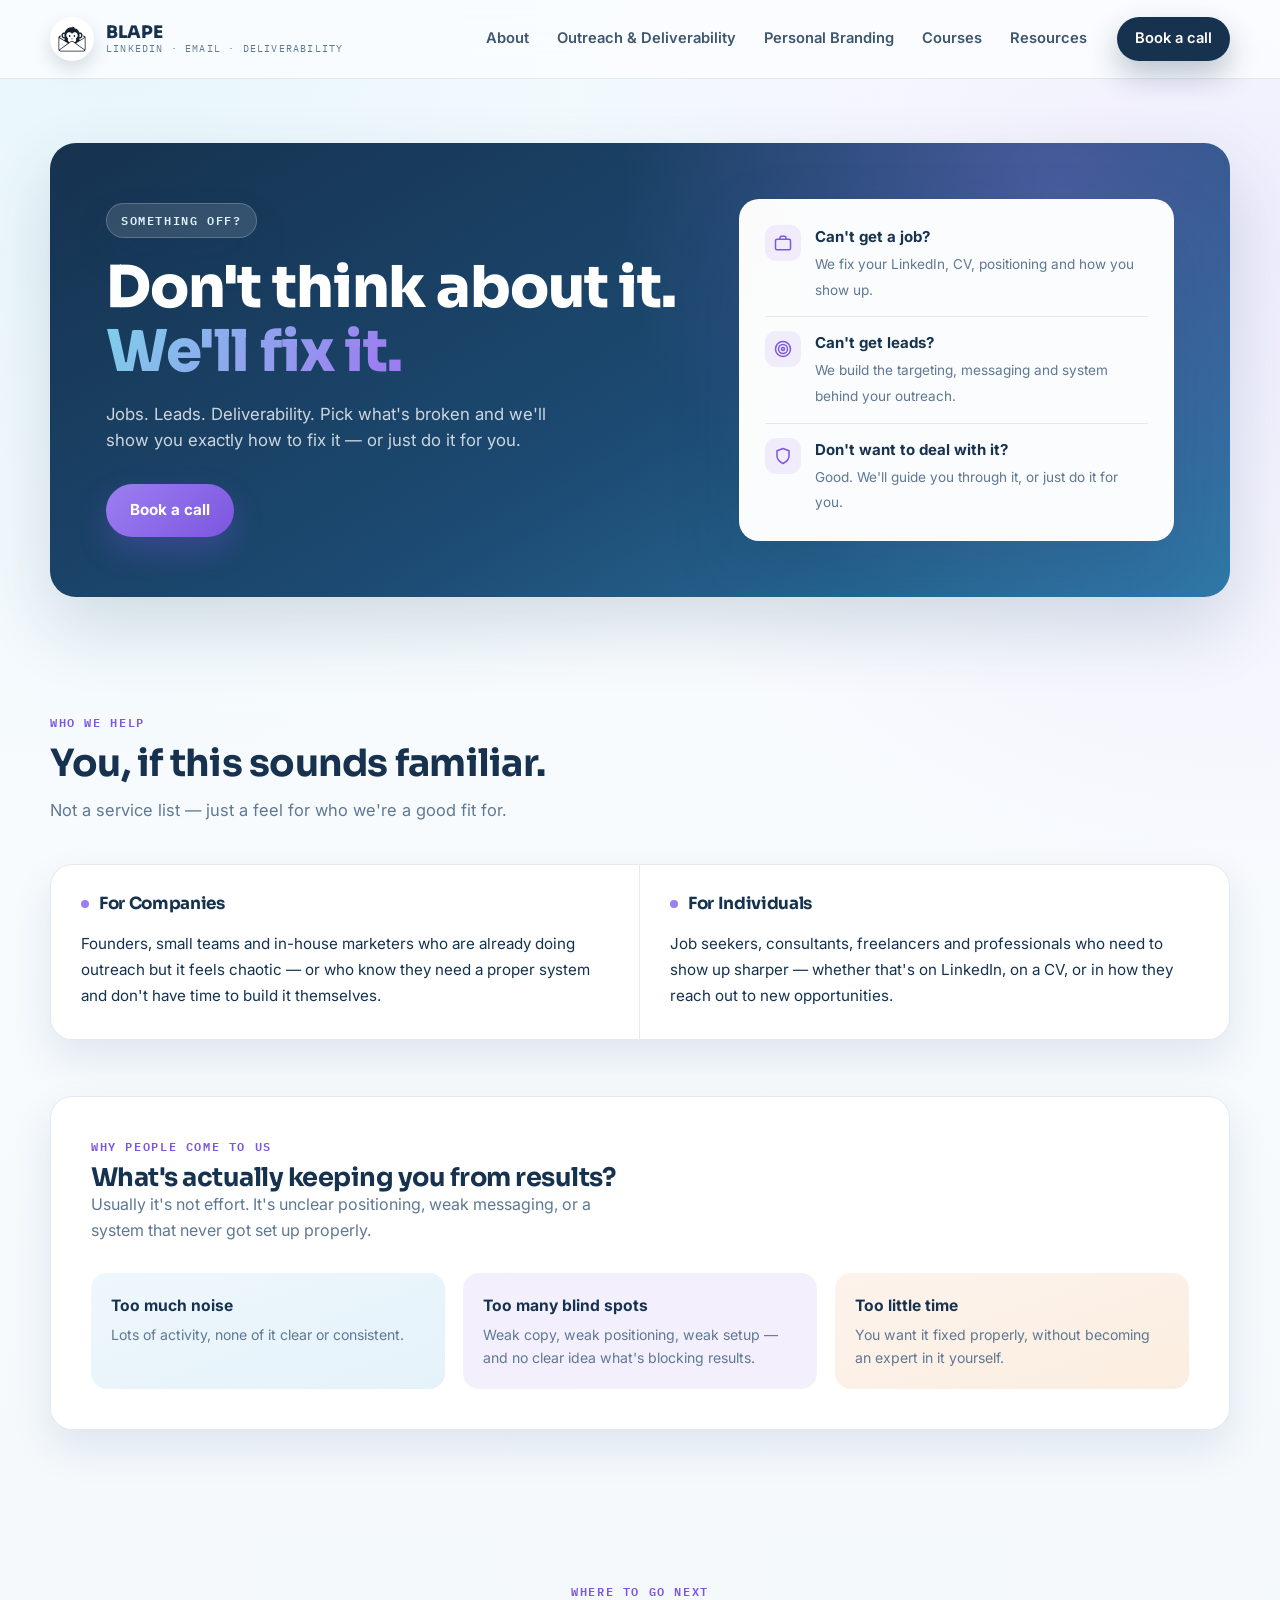
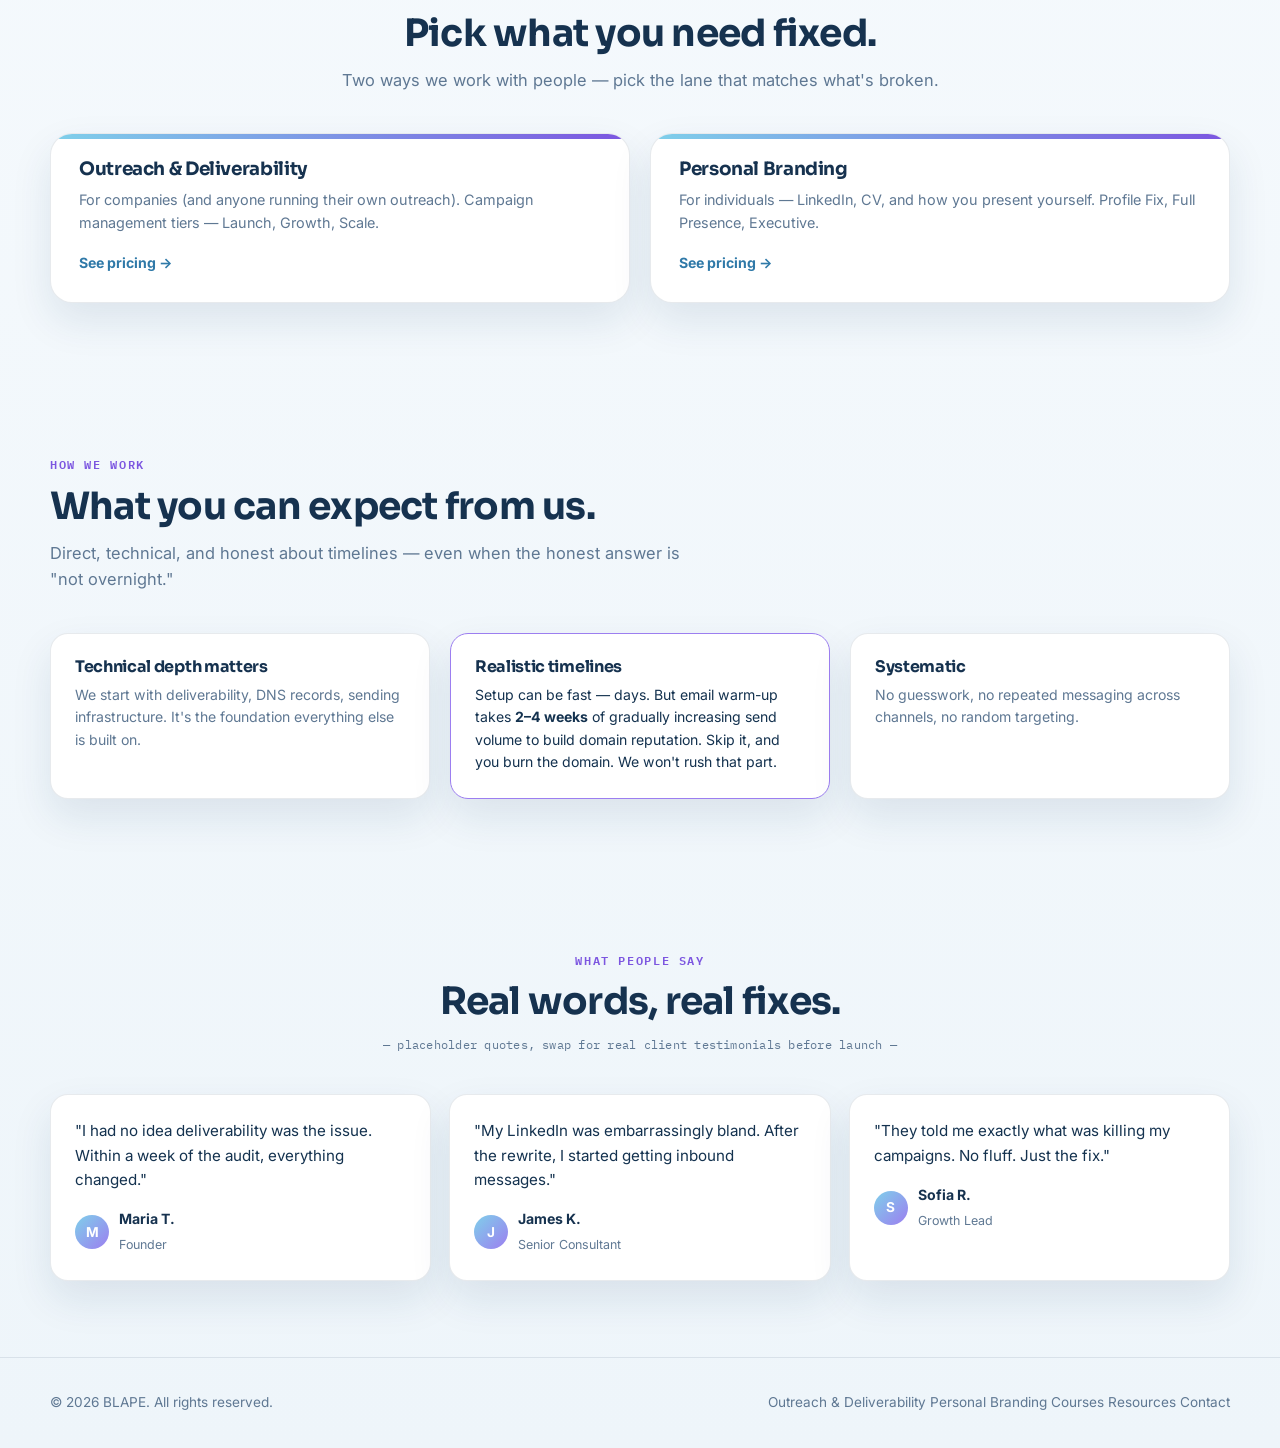
<file: index.html>
<!DOCTYPE html>
<html lang="en">
<head>
<meta charset="UTF-8" />
<meta name="viewport" content="width=device-width, initial-scale=1.0" />
<title>BLAPE — LinkedIn, Email &amp; Deliverability</title>
<meta name="description" content="BLAPE helps companies and individuals fix outreach, deliverability and personal branding. Don't think about it. We'll fix it." />
<link rel="preconnect" href="https://fonts.googleapis.com" />
<link rel="preconnect" href="https://fonts.gstatic.com" crossorigin />
<link href="https://fonts.googleapis.com/css2?family=Inter:wght@400;500;600;700;800&family=Sora:wght@600;700;800&family=IBM+Plex+Mono:wght@500;600&display=swap" rel="stylesheet" />
<link rel="stylesheet" href="assets/styles.css" />
</head>
<body>

<header class="site-header">
  <div class="container header-inner">
    <a href="index.html" class="brand" aria-label="BLAPE home">
      <div class="brand-mark"><img src="blape_email_monkey.svg" alt="BLAPE logo" width="28" height="28" /></div>
      <div class="brand-text">
        <strong>BLAPE</strong>
        <span>LinkedIn · Email · Deliverability</span>
      </div>
    </a>
    <nav class="nav" aria-label="Main navigation">
      <div class="nav-links">
        <a href="index.html#about" class="active">About</a>
        <a href="companies.html">Outreach &amp; Deliverability</a>
        <a href="individuals.html">Personal Branding</a>
        <a href="courses.html">Courses</a>
        <a href="resources.html">Resources</a>
      </div>
      <a href="contact.html" class="btn btn-primary btn-sm" style="color:#ffffff !important">Book a call</a>
      <button class="menu-toggle" aria-label="Menu">
        <svg viewBox="0 0 24 24"><path d="M4 7h16M4 12h16M4 17h16"/></svg>
      </button>
    </nav>
  </div>
</header>

<main>


<section class="hero" id="home">
  <div class="container">
    <div class="hero-shell">
      <div class="hero-grid">
        <div>
          <div class="eyebrow">Something off?</div>
          <h1>Don't think about it.<br /><span class="accent">We'll fix it.</span></h1>
          <p class="hero-kicker">Jobs. Leads. Deliverability. Pick what's broken and we'll show you exactly how to fix it — or just do it for you.</p>
          <div class="hero-actions">
            <a href="contact.html" class="btn btn-accent">Book a call</a>
          </div>
        </div>
        <aside class="hero-card" aria-label="Highlights">
          <div class="hero-point">
            <div class="icon-badge"><svg viewBox="0 0 24 24"><rect x="2" y="7" width="20" height="14" rx="2"/><path d="M16 7V5a2 2 0 0 0-2-2h-4a2 2 0 0 0-2 2v2"/></svg></div>
            <div><b>Can't get a job?</b><span>We fix your LinkedIn, CV, positioning and how you show up.</span></div>
          </div>
          <div class="hero-point">
            <div class="icon-badge"><svg viewBox="0 0 24 24"><circle cx="12" cy="12" r="10"/><circle cx="12" cy="12" r="6"/><circle cx="12" cy="12" r="2"/></svg></div>
            <div><b>Can't get leads?</b><span>We build the targeting, messaging and system behind your outreach.</span></div>
          </div>
          <div class="hero-point">
            <div class="icon-badge"><svg viewBox="0 0 24 24"><path d="M12 22s8-4 8-10V5l-8-3-8 3v7c0 6 8 10 8 10z"/></svg></div>
            <div><b>Don't want to deal with it?</b><span>Good. We'll guide you through it, or just do it for you.</span></div>
          </div>
        </aside>
      </div>
    </div>
  </div>
</section>

<section id="about">
  <div class="container">
    <div class="section-head">
      <span class="section-kicker">Who we help</span>
      <h2>You, if this sounds familiar.</h2>
      <p>Not a service list — just a feel for who we're a good fit for.</p>
    </div>

    <div class="who-table">
      <div class="who-grid">
        <div class="who-col">
          <h4>For Companies</h4>
          <p style="font-size:0.95rem;color:var(--text);line-height:1.7">Founders, small teams and in-house marketers who are already doing outreach but it feels chaotic — or who know they need a proper system and don't have time to build it themselves.</p>
        </div>
        <div class="who-col">
          <h4>For Individuals</h4>
          <p style="font-size:0.95rem;color:var(--text);line-height:1.7">Job seekers, consultants, freelancers and professionals who need to show up sharper — whether that's on LinkedIn, on a CV, or in how they reach out to new opportunities.</p>
        </div>
      </div>
    </div>

    <div class="blockers">
      <div class="blockers-top">
        <div>
          <span class="section-kicker" style="margin-bottom:8px">Why people come to us</span>
          <h2 style="font-size:1.6rem">What's actually keeping you from results?</h2>
          <p>Usually it's not effort. It's unclear positioning, weak messaging, or a system that never got set up properly.</p>
        </div>
      </div>
      <div class="blocker-grid">
        <div class="blocker-card">
          <strong>Too much noise</strong>
          <p>Lots of activity, none of it clear or consistent.</p>
        </div>
        <div class="blocker-card">
          <strong>Too many blind spots</strong>
          <p>Weak copy, weak positioning, weak setup — and no clear idea what's blocking results.</p>
        </div>
        <div class="blocker-card">
          <strong>Too little time</strong>
          <p>You want it fixed properly, without becoming an expert in it yourself.</p>
        </div>
      </div>
    </div>
  </div>
</section>

<section>
  <div class="container">
    <div class="section-head centered" style="max-width:600px">
      <span class="section-kicker">Where to go next</span>
      <h2>Pick what you need fixed.</h2>
      <p>Two ways we work with people — pick the lane that matches what's broken.</p>
    </div>
    <div class="audience-grid">
      <a href="companies.html" class="audience-card">
        <div class="audience-topbar"></div>
        <h3>Outreach &amp; Deliverability</h3>
        <p>For companies (and anyone running their own outreach). Campaign management tiers — Launch, Growth, Scale.</p>
        <span class="go">See pricing →</span>
      </a>
      <a href="individuals.html" class="audience-card">
        <div class="audience-topbar"></div>
        <h3>Personal Branding</h3>
        <p>For individuals — LinkedIn, CV, and how you present yourself. Profile Fix, Full Presence, Executive.</p>
        <span class="go">See pricing →</span>
      </a>
    </div>
  </div>
</section>

<section>
  <div class="container">
    <div class="section-head">
      <span class="section-kicker">How we work</span>
      <h2>What you can expect from us.</h2>
      <p>Direct, technical, and honest about timelines — even when the honest answer is "not overnight."</p>
    </div>
    <div class="how-grid">
      <div class="how-card">
        <h4>Technical depth matters</h4>
        <p>We start with deliverability, DNS records, sending infrastructure. It's the foundation everything else is built on.</p>
      </div>
      <div class="how-card flag">
        <h4>Realistic timelines</h4>
        <p>Setup can be fast — days. But email warm-up takes <strong>2–4 weeks</strong> of gradually increasing send volume to build domain reputation. Skip it, and you burn the domain. We won't rush that part.</p>
      </div>
      <div class="how-card">
        <h4>Systematic</h4>
        <p>No guesswork, no repeated messaging across channels, no random targeting.</p>
      </div>
    </div>
  </div>
</section>

<section>
  <div class="container">
    <div class="section-head centered" style="max-width:520px">
      <span class="section-kicker">What people say</span>
      <h2>Real words, real fixes.</h2>
      <p class="mono" style="font-size:0.75rem;color:var(--muted)">— placeholder quotes, swap for real client testimonials before launch —</p>
    </div>
    <div class="testi-grid">
      <div class="testi-card">
        <blockquote>"I had no idea deliverability was the issue. Within a week of the audit, everything changed."</blockquote>
        <div class="testi-author"><div class="avatar">M</div><div><strong>Maria T.</strong><span>Founder</span></div></div>
      </div>
      <div class="testi-card">
        <blockquote>"My LinkedIn was embarrassingly bland. After the rewrite, I started getting inbound messages."</blockquote>
        <div class="testi-author"><div class="avatar">J</div><div><strong>James K.</strong><span>Senior Consultant</span></div></div>
      </div>
      <div class="testi-card">
        <blockquote>"They told me exactly what was killing my campaigns. No fluff. Just the fix."</blockquote>
        <div class="testi-author"><div class="avatar">S</div><div><strong>Sofia R.</strong><span>Growth Lead</span></div></div>
      </div>
    </div>
  </div>
</section>


</main>

<footer>
  <div class="container footer-inner">
    <span>&copy; 2026 BLAPE. All rights reserved.</span>
    <div class="footer-links">
      <a href="companies.html">Outreach &amp; Deliverability</a>
      <a href="individuals.html">Personal Branding</a>
      <a href="courses.html">Courses</a>
      <a href="resources.html">Resources</a>
      <a href="contact.html">Contact</a>
    </div>
  </div>
</footer>
<script>
document.querySelectorAll('a[href^="#"]').forEach(function(a){
  a.addEventListener('click', function(e){
    var id=this.getAttribute('href');
    if(id.length>1){
      var el=document.querySelector(id);
      if(el){e.preventDefault();el.scrollIntoView({behavior:'smooth',block:'start'});}
    }
  });
});
document.querySelector('.menu-toggle')?.addEventListener('click', function(){
  document.querySelector('.nav-links').classList.toggle('mobile-open');
});
</script>
</body>
</html>
</file>
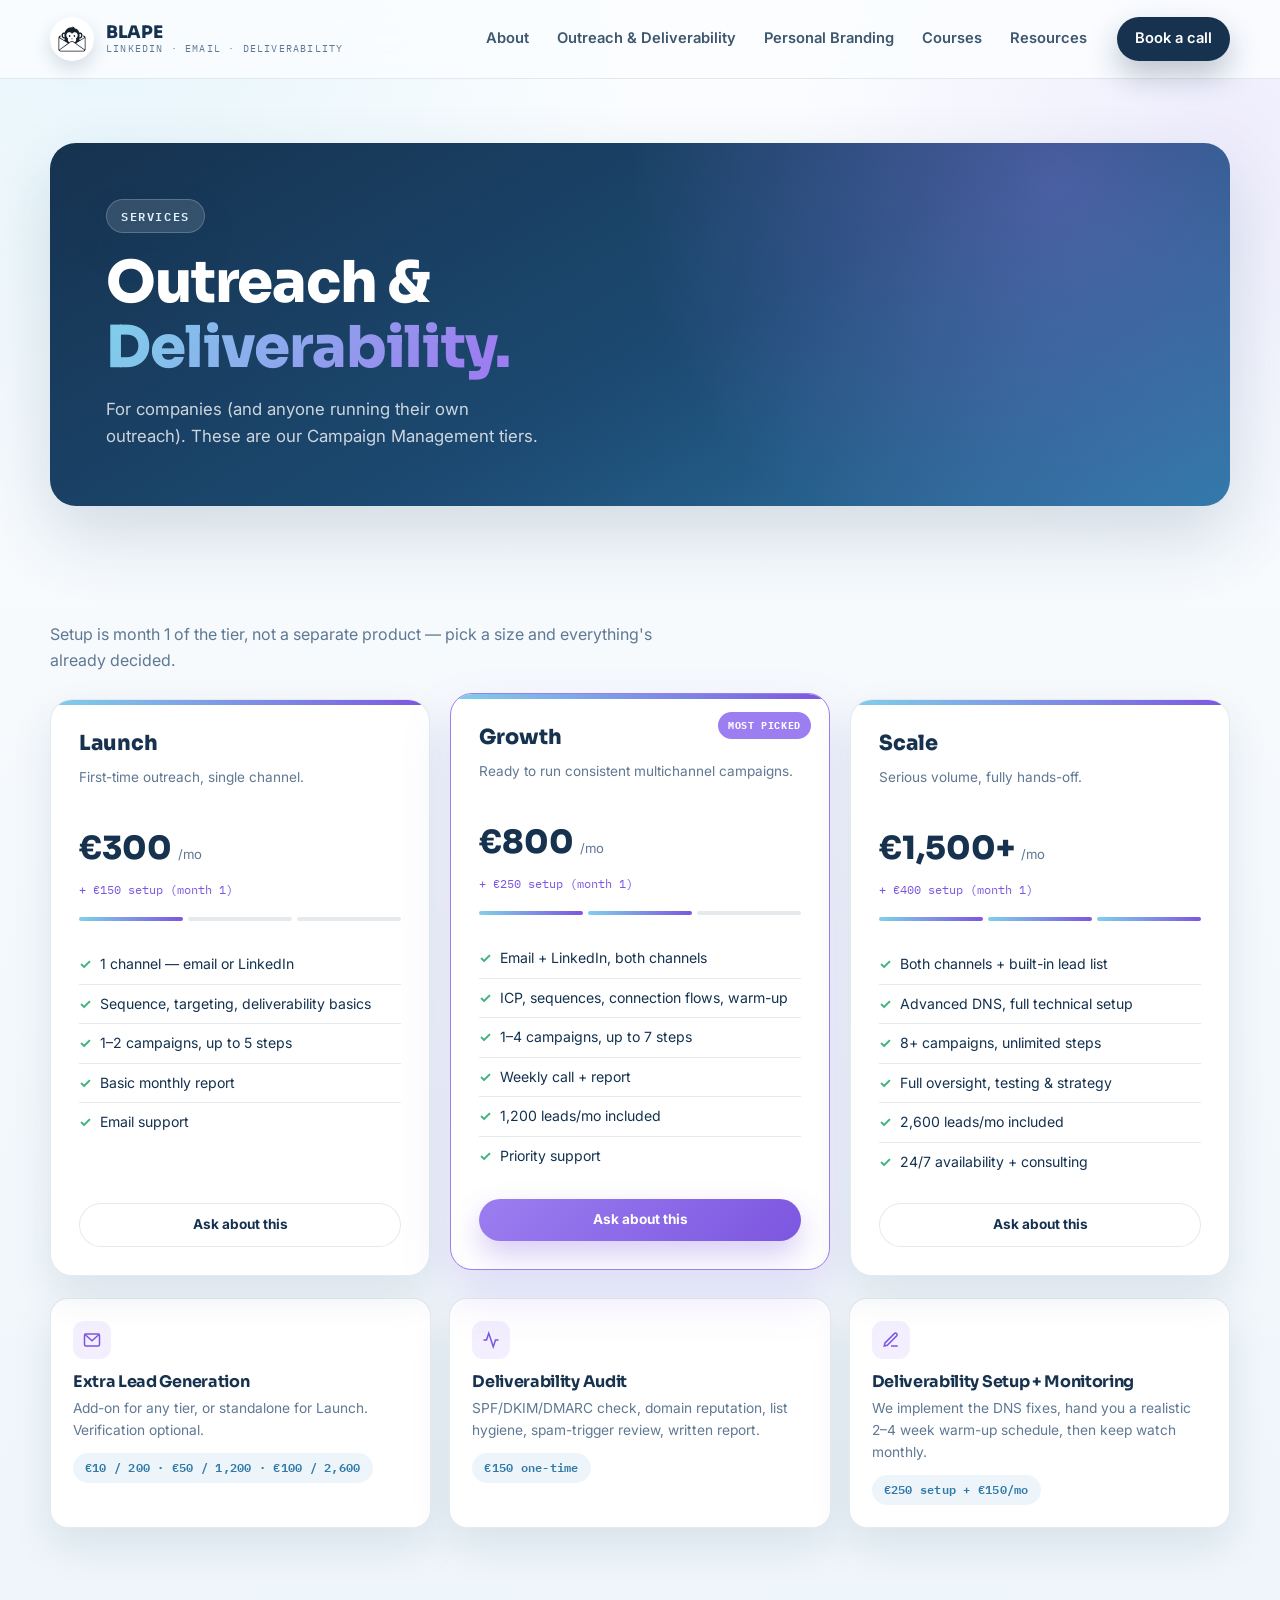
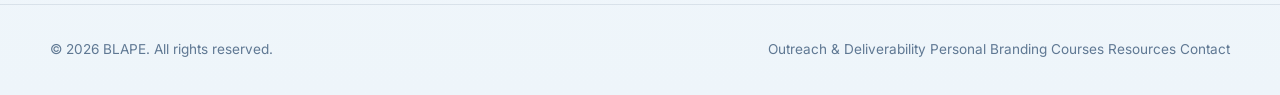
<file: companies.html>
<!DOCTYPE html>
<html lang="en">
<head>
<meta charset="UTF-8" />
<meta name="viewport" content="width=device-width, initial-scale=1.0" />
<title>Outreach &amp; Deliverability — BLAPE</title>
<meta name="description" content="Campaign management tiers for companies and anyone running their own outreach — Launch, Growth, Scale." />
<link rel="preconnect" href="https://fonts.googleapis.com" />
<link rel="preconnect" href="https://fonts.gstatic.com" crossorigin />
<link href="https://fonts.googleapis.com/css2?family=Inter:wght@400;500;600;700;800&family=Sora:wght@600;700;800&family=IBM+Plex+Mono:wght@500;600&display=swap" rel="stylesheet" />
<link rel="stylesheet" href="assets/styles.css" />
</head>
<body>

<header class="site-header">
  <div class="container header-inner">
    <a href="index.html" class="brand" aria-label="BLAPE home">
      <div class="brand-mark"><img src="blape_email_monkey.svg" alt="BLAPE logo" width="28" height="28" /></div>
      <div class="brand-text">
        <strong>BLAPE</strong>
        <span>LinkedIn · Email · Deliverability</span>
      </div>
    </a>
    <nav class="nav" aria-label="Main navigation">
      <div class="nav-links">
        <a href="index.html#about">About</a>
        <a href="companies.html" class="active">Outreach &amp; Deliverability</a>
        <a href="individuals.html">Personal Branding</a>
        <a href="courses.html">Courses</a>
        <a href="resources.html">Resources</a>
      </div>
      <a href="contact.html" class="btn btn-primary btn-sm" style="color:#ffffff !important">Book a call</a>
      <button class="menu-toggle" aria-label="Menu">
        <svg viewBox="0 0 24 24"><path d="M4 7h16M4 12h16M4 17h16"/></svg>
      </button>
    </nav>
  </div>
</header>

<main>


<section class="hero">
  <div class="container">
    <div class="hero-shell">
      <div style="max-width:660px;position:relative;z-index:1">
        <div class="eyebrow">Services</div>
        <h1>Outreach &amp; <span class="accent">Deliverability.</span></h1>
        <p class="hero-kicker">For companies (and anyone running their own outreach). These are our Campaign Management tiers.</p>
      </div>
    </div>
  </div>
</section>

<section>
  <div class="container">
    <div class="tab-panel-head">
      <p>Setup is month 1 of the tier, not a separate product — pick a size and everything's already decided.</p>
    </div>

    <div class="tier-grid">
      <div class="tier-card">
        <div class="tier-topbar"></div>
        <div class="tier-name">Launch</div>
        <div class="tier-for">First-time outreach, single channel.</div>
        <div class="tier-price"><span class="amount">€300</span><span class="period">/mo</span></div>
        <div class="tier-setup">+ €150 setup (month 1)</div>
        <div class="tier-steps"><div class="tier-step on"></div><div class="tier-step"></div><div class="tier-step"></div></div>
        <ul class="tier-list">
          <li><span class="chk">✓</span>1 channel — email or LinkedIn</li>
          <li><span class="chk">✓</span>Sequence, targeting, deliverability basics</li>
          <li><span class="chk">✓</span>1–2 campaigns, up to 5 steps</li>
          <li><span class="chk">✓</span>Basic monthly report</li>
          <li><span class="chk">✓</span>Email support</li>
        </ul>
        <a href="contact.html" class="btn btn-ghost btn-sm tier-cta">Ask about this</a>
      </div>

      <div class="tier-card featured">
        <span class="tier-badge">Most picked</span>
        <div class="tier-topbar"></div>
        <div class="tier-name">Growth</div>
        <div class="tier-for">Ready to run consistent multichannel campaigns.</div>
        <div class="tier-price"><span class="amount">€800</span><span class="period">/mo</span></div>
        <div class="tier-setup">+ €250 setup (month 1)</div>
        <div class="tier-steps"><div class="tier-step on"></div><div class="tier-step on"></div><div class="tier-step"></div></div>
        <ul class="tier-list">
          <li><span class="chk">✓</span>Email + LinkedIn, both channels</li>
          <li><span class="chk">✓</span>ICP, sequences, connection flows, warm-up</li>
          <li><span class="chk">✓</span>1–4 campaigns, up to 7 steps</li>
          <li><span class="chk">✓</span>Weekly call + report</li>
          <li><span class="chk">✓</span>1,200 leads/mo included</li>
          <li><span class="chk">✓</span>Priority support</li>
        </ul>
        <a href="contact.html" class="btn btn-accent btn-sm tier-cta">Ask about this</a>
      </div>

      <div class="tier-card">
        <div class="tier-topbar"></div>
        <div class="tier-name">Scale</div>
        <div class="tier-for">Serious volume, fully hands-off.</div>
        <div class="tier-price"><span class="amount">€1,500+</span><span class="period">/mo</span></div>
        <div class="tier-setup">+ €400 setup (month 1)</div>
        <div class="tier-steps"><div class="tier-step on"></div><div class="tier-step on"></div><div class="tier-step on"></div></div>
        <ul class="tier-list">
          <li><span class="chk">✓</span>Both channels + built-in lead list</li>
          <li><span class="chk">✓</span>Advanced DNS, full technical setup</li>
          <li><span class="chk">✓</span>8+ campaigns, unlimited steps</li>
          <li><span class="chk">✓</span>Full oversight, testing &amp; strategy</li>
          <li><span class="chk">✓</span>2,600 leads/mo included</li>
          <li><span class="chk">✓</span>24/7 availability + consulting</li>
        </ul>
        <a href="contact.html" class="btn btn-ghost btn-sm tier-cta">Ask about this</a>
      </div>
    </div>

    <div class="svc-grid">
      <div class="svc-card">
        <div class="svc-icon"><svg viewBox="0 0 24 24"><rect x="2" y="4" width="20" height="16" rx="2"/><polyline points="2,4 12,13 22,4"/></svg></div>
        <h4>Extra Lead Generation</h4>
        <p>Add-on for any tier, or standalone for Launch. Verification optional.</p>
        <span class="svc-price mono">€10 / 200 · €50 / 1,200 · €100 / 2,600</span>
      </div>
      <div class="svc-card">
        <div class="svc-icon"><svg viewBox="0 0 24 24"><path d="M22 12h-4l-3 9L9 3l-3 9H2"/></svg></div>
        <h4>Deliverability Audit</h4>
        <p>SPF/DKIM/DMARC check, domain reputation, list hygiene, spam-trigger review, written report.</p>
        <span class="svc-price mono">€150 one-time</span>
      </div>
      <div class="svc-card">
        <div class="svc-icon"><svg viewBox="0 0 24 24"><path d="M12 20h9"/><path d="M16.5 3.5a2.1 2.1 0 0 1 3 3L7 19l-4 1 1-4Z"/></svg></div>
        <h4>Deliverability Setup + Monitoring</h4>
        <p>We implement the DNS fixes, hand you a realistic 2–4 week warm-up schedule, then keep watch monthly.</p>
        <span class="svc-price mono">€250 setup + €150/mo</span>
      </div>
    </div>
  </div>
</section>


</main>

<footer>
  <div class="container footer-inner">
    <span>&copy; 2026 BLAPE. All rights reserved.</span>
    <div class="footer-links">
      <a href="companies.html">Outreach &amp; Deliverability</a>
      <a href="individuals.html">Personal Branding</a>
      <a href="courses.html">Courses</a>
      <a href="resources.html">Resources</a>
      <a href="contact.html">Contact</a>
    </div>
  </div>
</footer>
<script>
document.querySelectorAll('a[href^="#"]').forEach(function(a){
  a.addEventListener('click', function(e){
    var id=this.getAttribute('href');
    if(id.length>1){
      var el=document.querySelector(id);
      if(el){e.preventDefault();el.scrollIntoView({behavior:'smooth',block:'start'});}
    }
  });
});
document.querySelector('.menu-toggle')?.addEventListener('click', function(){
  document.querySelector('.nav-links').classList.toggle('mobile-open');
});
</script>
</body>
</html>
</file>
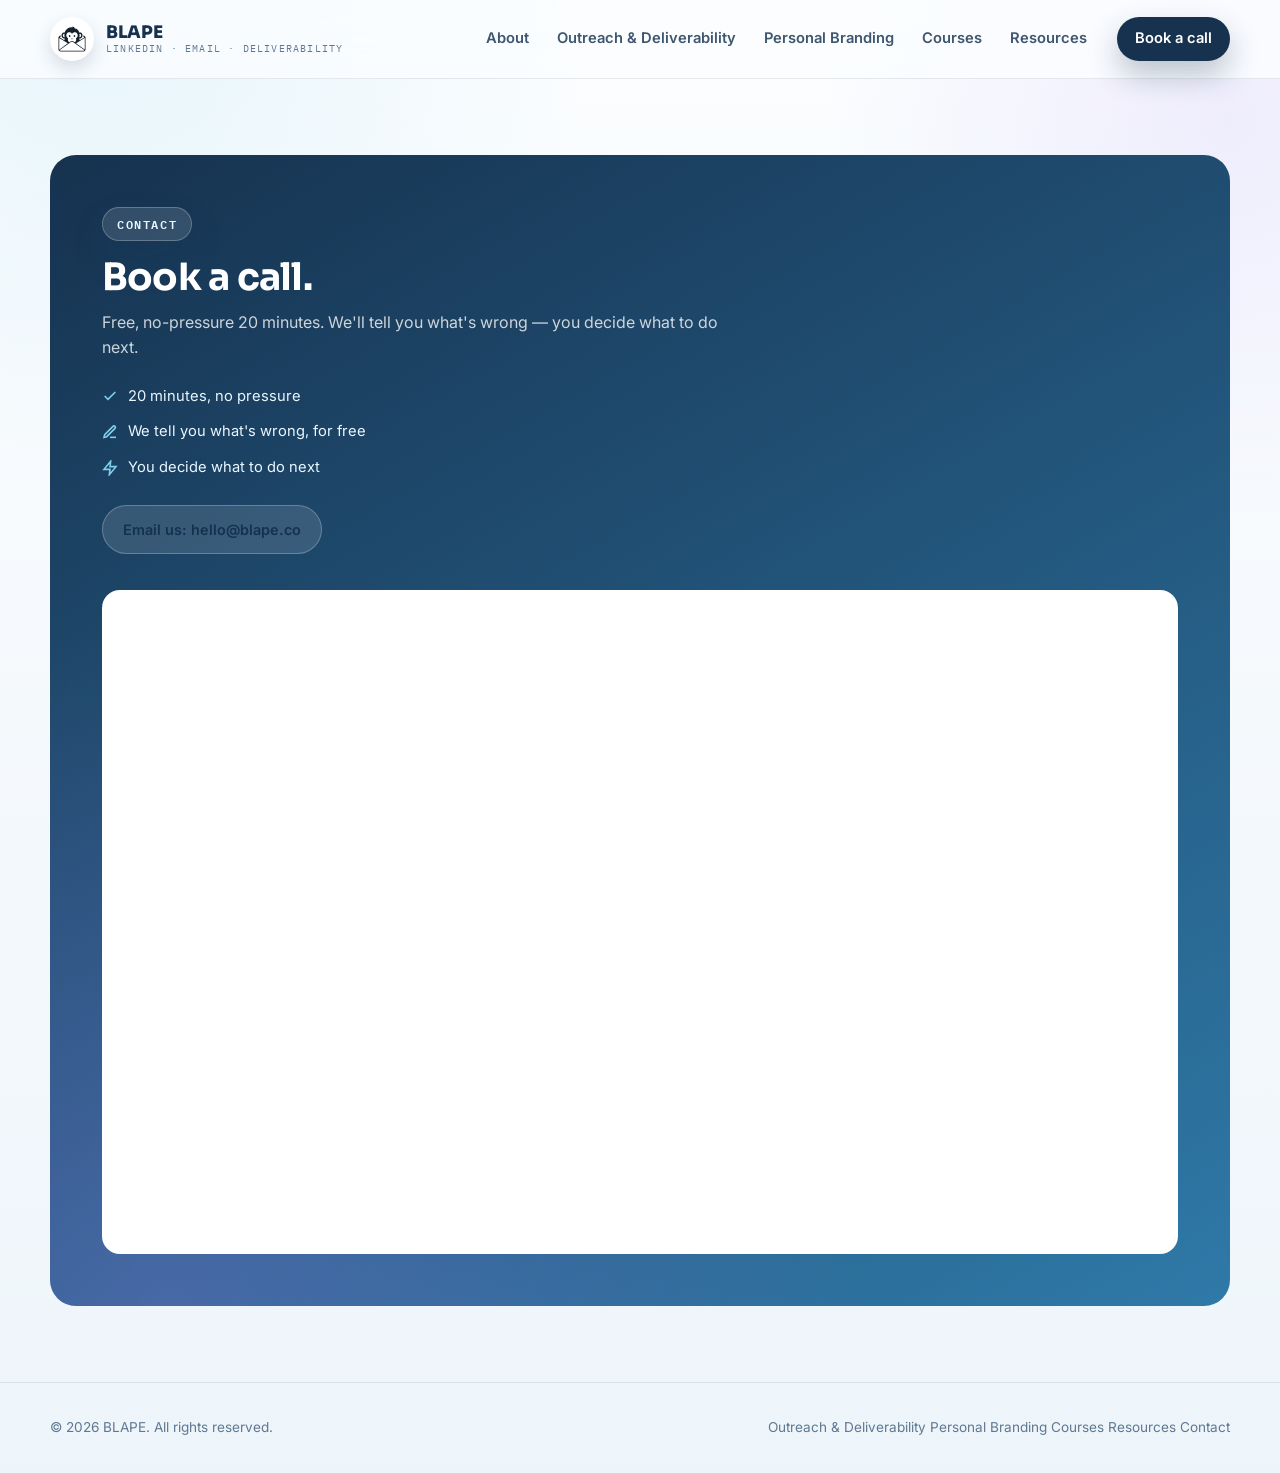
<file: contact.html>
<!DOCTYPE html>
<html lang="en">
<head>
<meta charset="UTF-8" />
<meta name="viewport" content="width=device-width, initial-scale=1.0" />
<title>Contact — BLAPE</title>
<meta name="description" content="Book a free 20-minute call with BLAPE. No pressure — we'll tell you what's wrong, you decide what's next." />
<link rel="preconnect" href="https://fonts.googleapis.com" />
<link rel="preconnect" href="https://fonts.gstatic.com" crossorigin />
<link href="https://fonts.googleapis.com/css2?family=Inter:wght@400;500;600;700;800&family=Sora:wght@600;700;800&family=IBM+Plex+Mono:wght@500;600&display=swap" rel="stylesheet" />
<link rel="stylesheet" href="assets/styles.css" />
</head>
<body>

<header class="site-header">
  <div class="container header-inner">
    <a href="index.html" class="brand" aria-label="BLAPE home">
      <div class="brand-mark"><img src="blape_email_monkey.svg" alt="BLAPE logo" width="28" height="28" /></div>
      <div class="brand-text">
        <strong>BLAPE</strong>
        <span>LinkedIn · Email · Deliverability</span>
      </div>
    </a>
    <nav class="nav" aria-label="Main navigation">
      <div class="nav-links">
        <a href="index.html#about">About</a>
        <a href="companies.html">Outreach &amp; Deliverability</a>
        <a href="individuals.html">Personal Branding</a>
        <a href="courses.html">Courses</a>
        <a href="resources.html">Resources</a>
      </div>
      <a href="contact.html" class="btn btn-primary btn-sm" style="color:#ffffff !important">Book a call</a>
      <button class="menu-toggle" aria-label="Menu">
        <svg viewBox="0 0 24 24"><path d="M4 7h16M4 12h16M4 17h16"/></svg>
      </button>
    </nav>
  </div>
</header>

<main>


<section id="book">
  <div class="container">
    <div class="contact-box">
      <div class="contact-box-inner">
        <span class="eyebrow" style="background:rgba(255,255,255,0.12);border-color:rgba(255,255,255,0.24);color:#eaf6ff">Contact</span>
        <h2 style="color:#fff;margin-top:16px">Book a call.</h2>
        <p style="color:rgba(255,255,255,0.78);margin-top:10px">Free, no-pressure 20 minutes. We'll tell you what's wrong — you decide what to do next.</p>
        <div class="book-reasons">
          <div class="book-reason"><svg viewBox="0 0 24 24"><path d="M20 6 9 17l-5-5"/></svg>20 minutes, no pressure</div>
          <div class="book-reason"><svg viewBox="0 0 24 24"><path d="M12 20h9"/><path d="M16.5 3.5a2.1 2.1 0 0 1 3 3L7 19l-4 1 1-4Z"/></svg>We tell you what's wrong, for free</div>
          <div class="book-reason"><svg viewBox="0 0 24 24"><path d="M13 2 3 14h9l-1 8 10-12h-9l1-8z"/></svg>You decide what to do next</div>
        </div>
        <a href="mailto:hello@blape.co" class="email-pill">Email us: hello@blape.co</a>
      </div>

      <div class="contact-calendar">
        <!-- Calendly inline widget begin -->
        <div class="calendly-inline-widget" data-url="https://calendly.com/anapetrovic8199/30min?primary_color=395986" style="min-width:280px;width:100%;height:640px;"></div>
        <script type="text/javascript" src="https://assets.calendly.com/assets/external/widget.js" async></script>
        <!-- Calendly inline widget end -->
      </div>
    </div>
  </div>
</section>


</main>

<footer>
  <div class="container footer-inner">
    <span>&copy; 2026 BLAPE. All rights reserved.</span>
    <div class="footer-links">
      <a href="companies.html">Outreach &amp; Deliverability</a>
      <a href="individuals.html">Personal Branding</a>
      <a href="courses.html">Courses</a>
      <a href="resources.html">Resources</a>
      <a href="contact.html">Contact</a>
    </div>
  </div>
</footer>
<script>
document.querySelectorAll('a[href^="#"]').forEach(function(a){
  a.addEventListener('click', function(e){
    var id=this.getAttribute('href');
    if(id.length>1){
      var el=document.querySelector(id);
      if(el){e.preventDefault();el.scrollIntoView({behavior:'smooth',block:'start'});}
    }
  });
});
document.querySelector('.menu-toggle')?.addEventListener('click', function(){
  document.querySelector('.nav-links').classList.toggle('mobile-open');
});
</script>
</body>
</html>
</file>
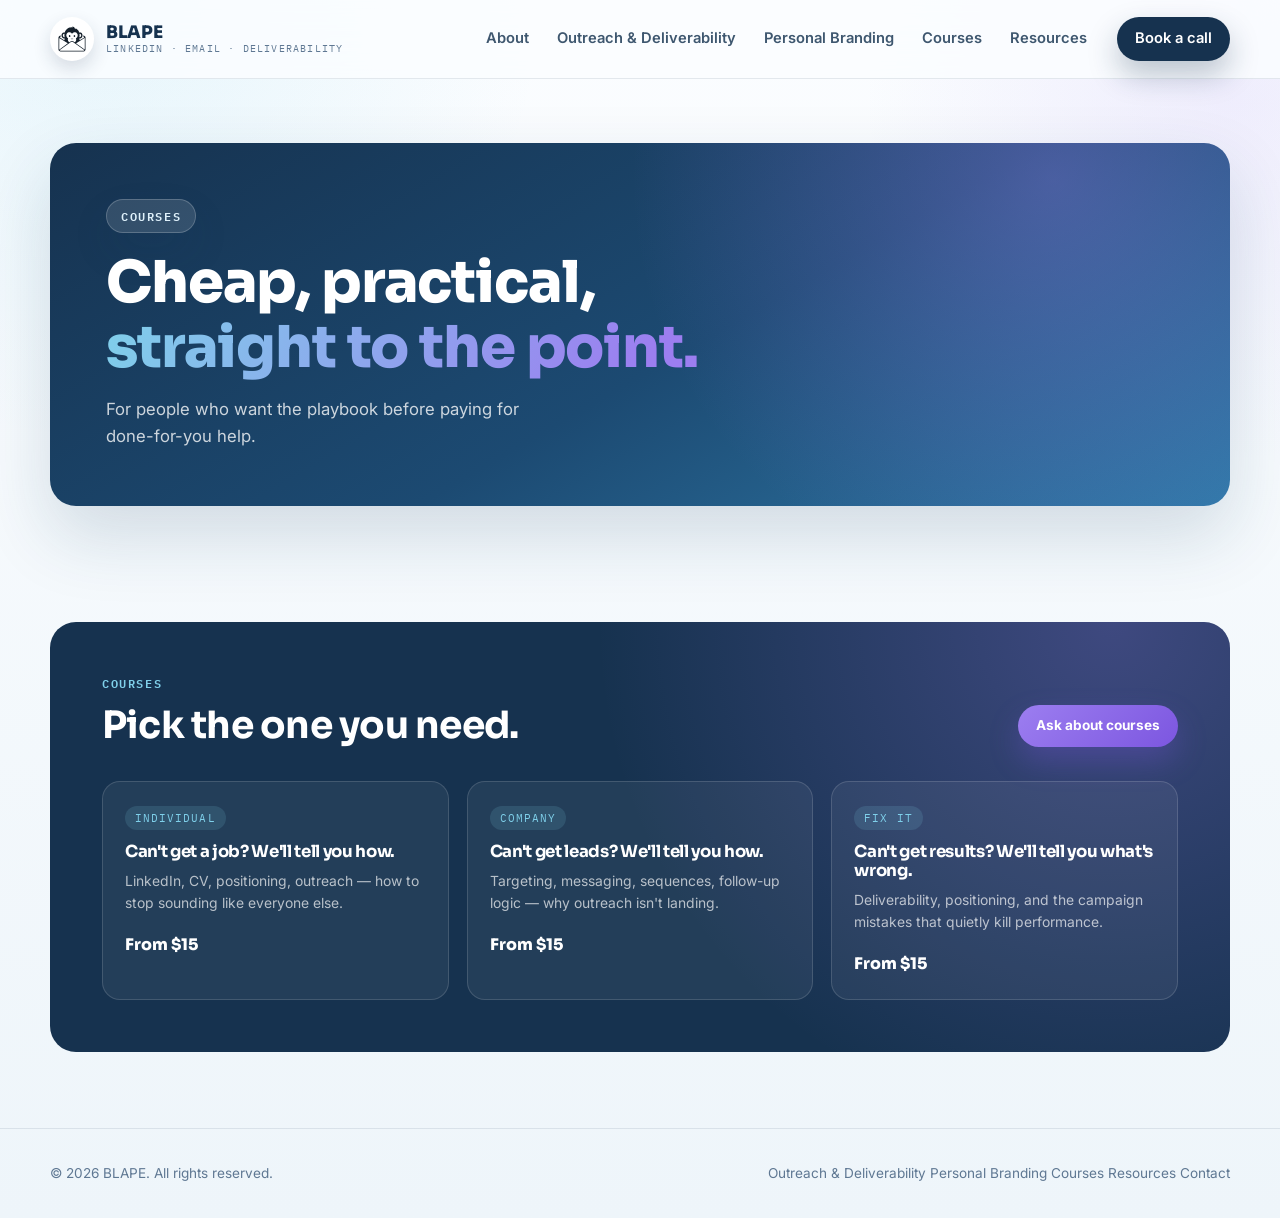
<file: courses.html>
<!DOCTYPE html>
<html lang="en">
<head>
<meta charset="UTF-8" />
<meta name="viewport" content="width=device-width, initial-scale=1.0" />
<title>Courses — BLAPE</title>
<meta name="description" content="Cheap, practical courses on LinkedIn, CV, outreach and deliverability. From $15." />
<link rel="preconnect" href="https://fonts.googleapis.com" />
<link rel="preconnect" href="https://fonts.gstatic.com" crossorigin />
<link href="https://fonts.googleapis.com/css2?family=Inter:wght@400;500;600;700;800&family=Sora:wght@600;700;800&family=IBM+Plex+Mono:wght@500;600&display=swap" rel="stylesheet" />
<link rel="stylesheet" href="assets/styles.css" />
</head>
<body>

<header class="site-header">
  <div class="container header-inner">
    <a href="index.html" class="brand" aria-label="BLAPE home">
      <div class="brand-mark"><img src="blape_email_monkey.svg" alt="BLAPE logo" width="28" height="28" /></div>
      <div class="brand-text">
        <strong>BLAPE</strong>
        <span>LinkedIn · Email · Deliverability</span>
      </div>
    </a>
    <nav class="nav" aria-label="Main navigation">
      <div class="nav-links">
        <a href="index.html#about">About</a>
        <a href="companies.html">Outreach &amp; Deliverability</a>
        <a href="individuals.html">Personal Branding</a>
        <a href="courses.html" class="active">Courses</a>
        <a href="resources.html">Resources</a>
      </div>
      <a href="contact.html" class="btn btn-primary btn-sm" style="color:#ffffff !important">Book a call</a>
      <button class="menu-toggle" aria-label="Menu">
        <svg viewBox="0 0 24 24"><path d="M4 7h16M4 12h16M4 17h16"/></svg>
      </button>
    </nav>
  </div>
</header>

<main>


<section class="hero">
  <div class="container">
    <div class="hero-shell">
      <div style="max-width:660px;position:relative;z-index:1">
        <div class="eyebrow">Courses</div>
        <h1>Cheap, practical,<br/><span class="accent">straight to the point.</span></h1>
        <p class="hero-kicker">For people who want the playbook before paying for done-for-you help.</p>
      </div>
    </div>
  </div>
</section>

<section>
  <div class="container">
    <div class="courses-section">
      <div class="courses-top">
        <div>
          <span class="section-kicker" style="color:var(--sky)">Courses</span>
          <h2>Pick the one you need.</h2>
        </div>
        <a href="contact.html" class="btn btn-accent btn-sm">Ask about courses</a>
      </div>
      <div class="courses-grid">
        <div class="course-card">
          <span class="course-tag mono">Individual</span>
          <h3>Can't get a job? We'll tell you how.</h3>
          <p>LinkedIn, CV, positioning, outreach — how to stop sounding like everyone else.</p>
          <div class="course-row"><span class="course-price">From $15</span></div>
        </div>
        <div class="course-card">
          <span class="course-tag mono">Company</span>
          <h3>Can't get leads? We'll tell you how.</h3>
          <p>Targeting, messaging, sequences, follow-up logic — why outreach isn't landing.</p>
          <div class="course-row"><span class="course-price">From $15</span></div>
        </div>
        <div class="course-card">
          <span class="course-tag mono">Fix it</span>
          <h3>Can't get results? We'll tell you what's wrong.</h3>
          <p>Deliverability, positioning, and the campaign mistakes that quietly kill performance.</p>
          <div class="course-row"><span class="course-price">From $15</span></div>
        </div>
      </div>
    </div>
  </div>
</section>


</main>

<footer>
  <div class="container footer-inner">
    <span>&copy; 2026 BLAPE. All rights reserved.</span>
    <div class="footer-links">
      <a href="companies.html">Outreach &amp; Deliverability</a>
      <a href="individuals.html">Personal Branding</a>
      <a href="courses.html">Courses</a>
      <a href="resources.html">Resources</a>
      <a href="contact.html">Contact</a>
    </div>
  </div>
</footer>
<script>
document.querySelectorAll('a[href^="#"]').forEach(function(a){
  a.addEventListener('click', function(e){
    var id=this.getAttribute('href');
    if(id.length>1){
      var el=document.querySelector(id);
      if(el){e.preventDefault();el.scrollIntoView({behavior:'smooth',block:'start'});}
    }
  });
});
document.querySelector('.menu-toggle')?.addEventListener('click', function(){
  document.querySelector('.nav-links').classList.toggle('mobile-open');
});
</script>
</body>
</html>
</file>
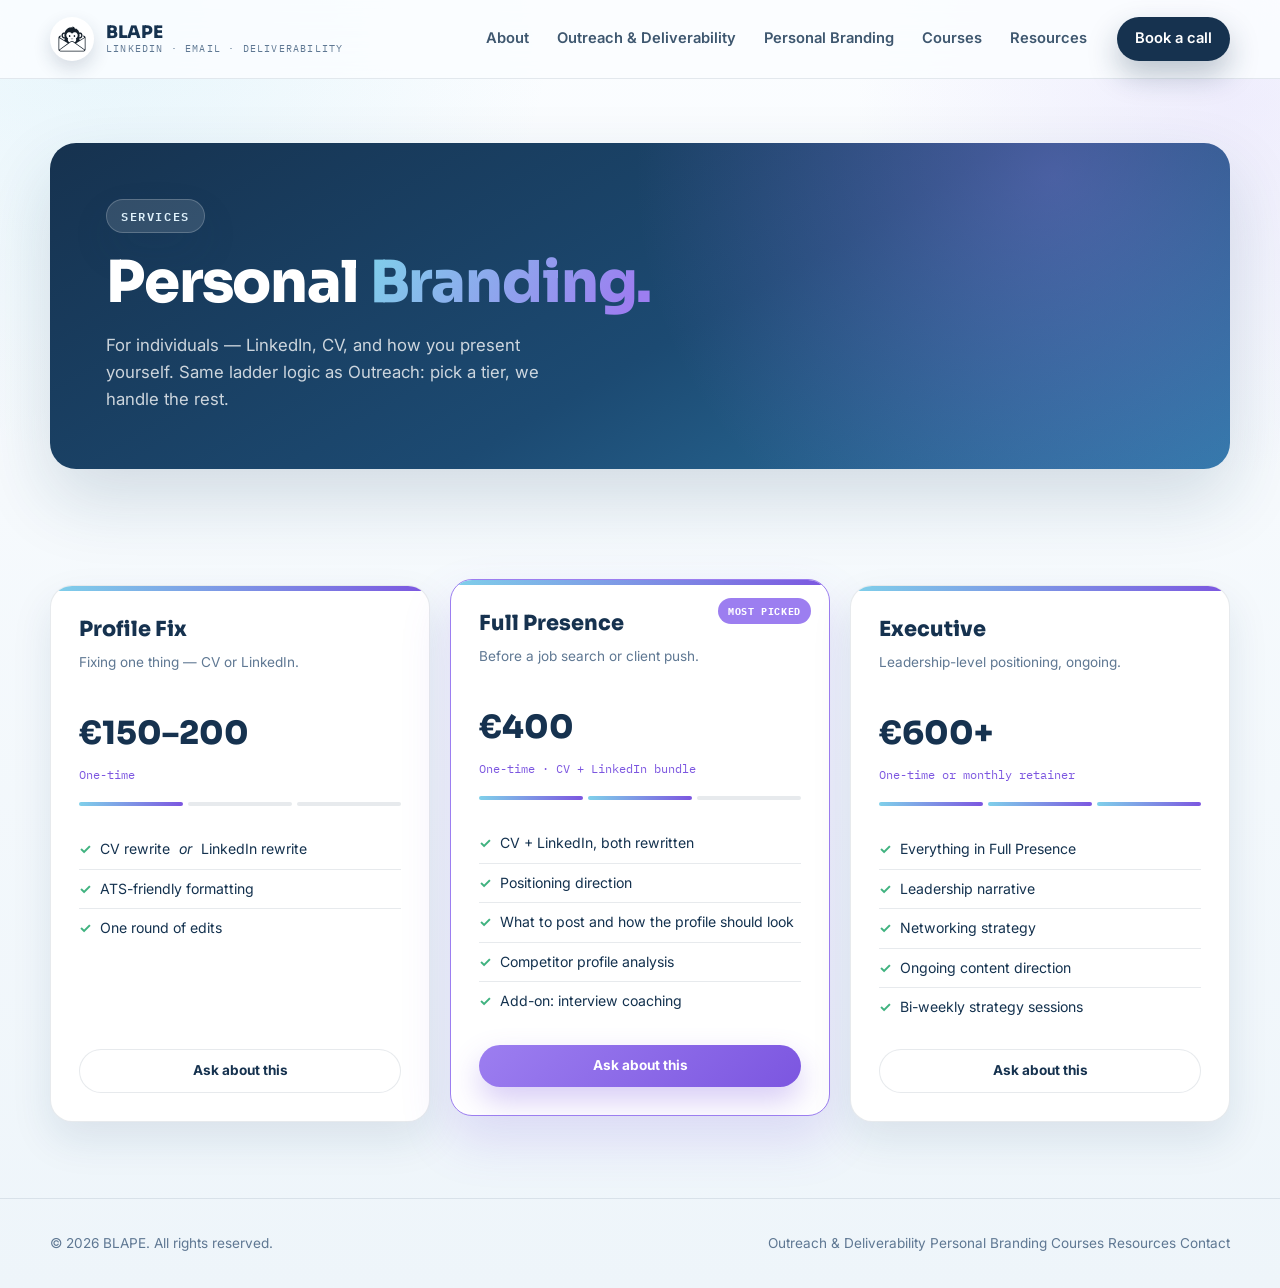
<file: individuals.html>
<!DOCTYPE html>
<html lang="en">
<head>
<meta charset="UTF-8" />
<meta name="viewport" content="width=device-width, initial-scale=1.0" />
<title>Personal Branding — BLAPE</title>
<meta name="description" content="LinkedIn, CV, and personal positioning packages for individuals — Profile Fix, Full Presence, Executive." />
<link rel="preconnect" href="https://fonts.googleapis.com" />
<link rel="preconnect" href="https://fonts.gstatic.com" crossorigin />
<link href="https://fonts.googleapis.com/css2?family=Inter:wght@400;500;600;700;800&family=Sora:wght@600;700;800&family=IBM+Plex+Mono:wght@500;600&display=swap" rel="stylesheet" />
<link rel="stylesheet" href="assets/styles.css" />
</head>
<body>

<header class="site-header">
  <div class="container header-inner">
    <a href="index.html" class="brand" aria-label="BLAPE home">
      <div class="brand-mark"><img src="blape_email_monkey.svg" alt="BLAPE logo" width="28" height="28" /></div>
      <div class="brand-text">
        <strong>BLAPE</strong>
        <span>LinkedIn · Email · Deliverability</span>
      </div>
    </a>
    <nav class="nav" aria-label="Main navigation">
      <div class="nav-links">
        <a href="index.html#about">About</a>
        <a href="companies.html">Outreach &amp; Deliverability</a>
        <a href="individuals.html" class="active">Personal Branding</a>
        <a href="courses.html">Courses</a>
        <a href="resources.html">Resources</a>
      </div>
      <a href="contact.html" class="btn btn-primary btn-sm" style="color:#ffffff !important">Book a call</a>
      <button class="menu-toggle" aria-label="Menu">
        <svg viewBox="0 0 24 24"><path d="M4 7h16M4 12h16M4 17h16"/></svg>
      </button>
    </nav>
  </div>
</header>

<main>


<section class="hero">
  <div class="container">
    <div class="hero-shell">
      <div style="max-width:660px;position:relative;z-index:1">
        <div class="eyebrow">Services</div>
        <h1>Personal <span class="accent">Branding.</span></h1>
        <p class="hero-kicker">For individuals — LinkedIn, CV, and how you present yourself. Same ladder logic as Outreach: pick a tier, we handle the rest.</p>
      </div>
    </div>
  </div>
</section>

<section>
  <div class="container">
    <div class="tier-grid">
      <div class="tier-card">
        <div class="tier-topbar"></div>
        <div class="tier-name">Profile Fix</div>
        <div class="tier-for">Fixing one thing — CV or LinkedIn.</div>
        <div class="tier-price"><span class="amount">€150–200</span></div>
        <div class="tier-setup">One-time</div>
        <div class="tier-steps"><div class="tier-step on"></div><div class="tier-step"></div><div class="tier-step"></div></div>
        <ul class="tier-list">
          <li><span class="chk">✓</span>CV rewrite <em>or</em> LinkedIn rewrite</li>
          <li><span class="chk">✓</span>ATS-friendly formatting</li>
          <li><span class="chk">✓</span>One round of edits</li>
        </ul>
        <a href="contact.html" class="btn btn-ghost btn-sm tier-cta">Ask about this</a>
      </div>

      <div class="tier-card featured">
        <span class="tier-badge">Most picked</span>
        <div class="tier-topbar"></div>
        <div class="tier-name">Full Presence</div>
        <div class="tier-for">Before a job search or client push.</div>
        <div class="tier-price"><span class="amount">€400</span></div>
        <div class="tier-setup">One-time · CV + LinkedIn bundle</div>
        <div class="tier-steps"><div class="tier-step on"></div><div class="tier-step on"></div><div class="tier-step"></div></div>
        <ul class="tier-list">
          <li><span class="chk">✓</span>CV + LinkedIn, both rewritten</li>
          <li><span class="chk">✓</span>Positioning direction</li>
          <li><span class="chk">✓</span>What to post and how the profile should look</li>
          <li><span class="chk">✓</span>Competitor profile analysis</li>
          <li><span class="chk">✓</span>Add-on: interview coaching</li>
        </ul>
        <a href="contact.html" class="btn btn-accent btn-sm tier-cta">Ask about this</a>
      </div>

      <div class="tier-card">
        <div class="tier-topbar"></div>
        <div class="tier-name">Executive</div>
        <div class="tier-for">Leadership-level positioning, ongoing.</div>
        <div class="tier-price"><span class="amount">€600+</span></div>
        <div class="tier-setup">One-time or monthly retainer</div>
        <div class="tier-steps"><div class="tier-step on"></div><div class="tier-step on"></div><div class="tier-step on"></div></div>
        <ul class="tier-list">
          <li><span class="chk">✓</span>Everything in Full Presence</li>
          <li><span class="chk">✓</span>Leadership narrative</li>
          <li><span class="chk">✓</span>Networking strategy</li>
          <li><span class="chk">✓</span>Ongoing content direction</li>
          <li><span class="chk">✓</span>Bi-weekly strategy sessions</li>
        </ul>
        <a href="contact.html" class="btn btn-ghost btn-sm tier-cta">Ask about this</a>
      </div>
    </div>
  </div>
</section>


</main>

<footer>
  <div class="container footer-inner">
    <span>&copy; 2026 BLAPE. All rights reserved.</span>
    <div class="footer-links">
      <a href="companies.html">Outreach &amp; Deliverability</a>
      <a href="individuals.html">Personal Branding</a>
      <a href="courses.html">Courses</a>
      <a href="resources.html">Resources</a>
      <a href="contact.html">Contact</a>
    </div>
  </div>
</footer>
<script>
document.querySelectorAll('a[href^="#"]').forEach(function(a){
  a.addEventListener('click', function(e){
    var id=this.getAttribute('href');
    if(id.length>1){
      var el=document.querySelector(id);
      if(el){e.preventDefault();el.scrollIntoView({behavior:'smooth',block:'start'});}
    }
  });
});
document.querySelector('.menu-toggle')?.addEventListener('click', function(){
  document.querySelector('.nav-links').classList.toggle('mobile-open');
});
</script>
</body>
</html>
</file>
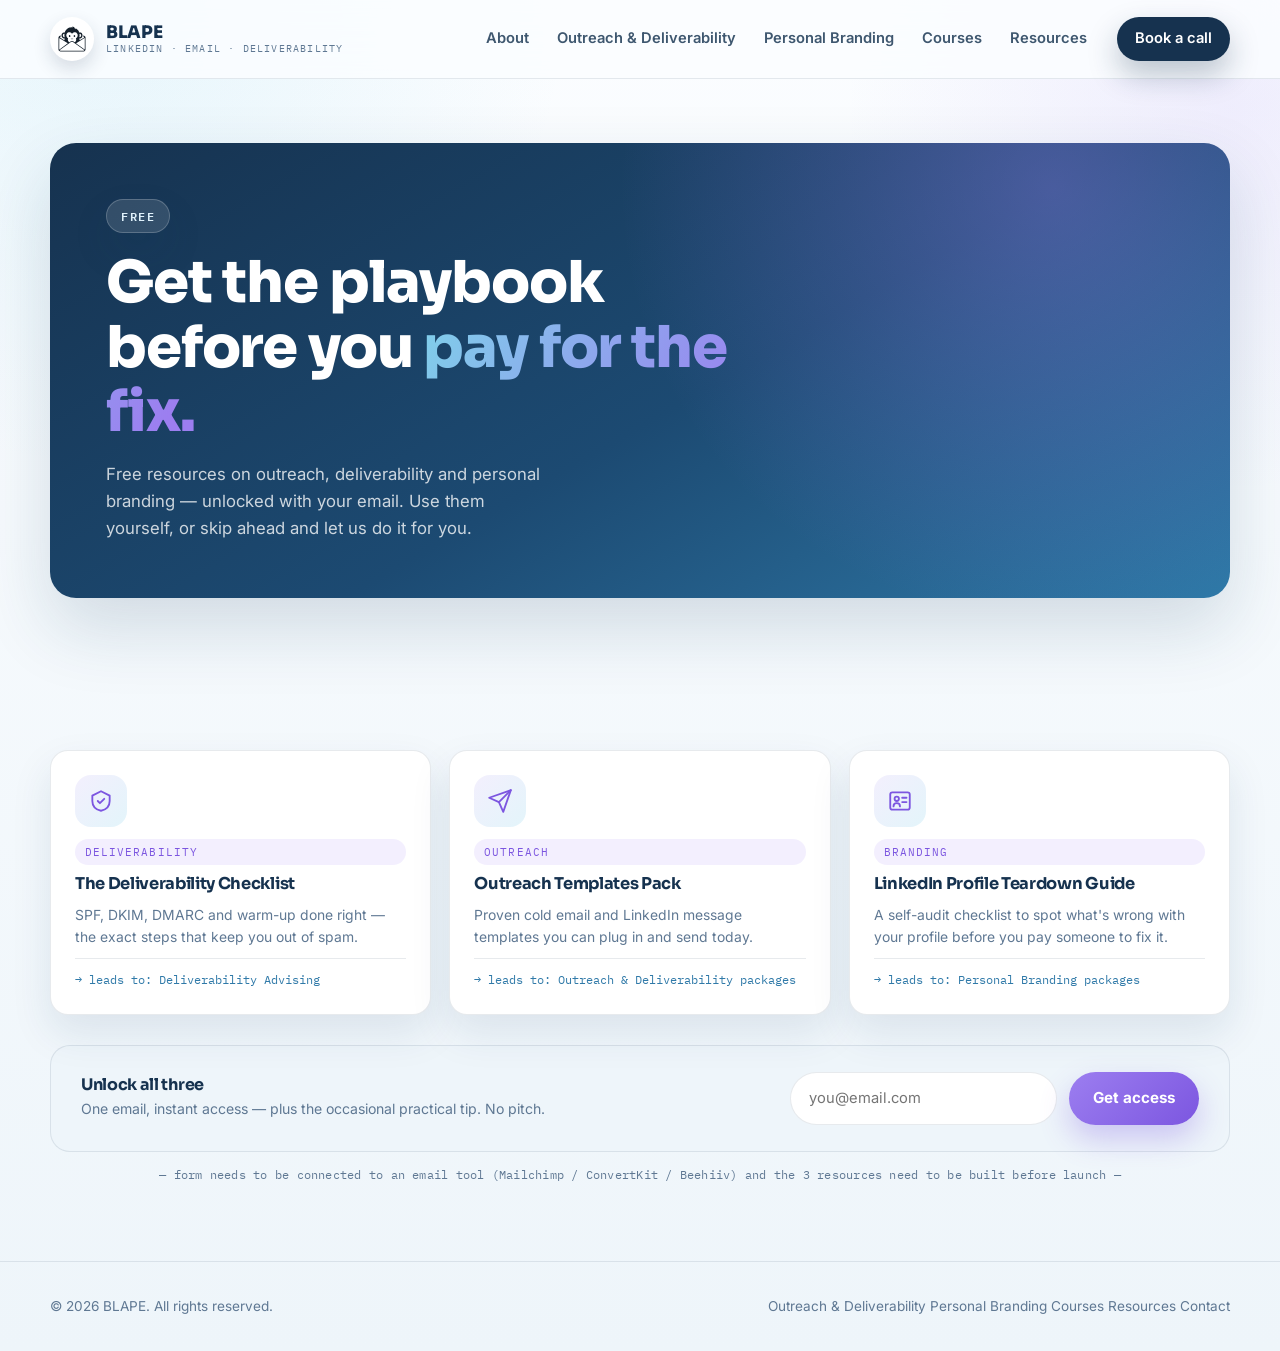
<file: resources.html>
<!DOCTYPE html>
<html lang="en">
<head>
<meta charset="UTF-8" />
<meta name="viewport" content="width=device-width, initial-scale=1.0" />
<title>Free Resources — BLAPE</title>
<meta name="description" content="Free checklists and templates on outreach, deliverability and personal branding from BLAPE." />
<link rel="preconnect" href="https://fonts.googleapis.com" />
<link rel="preconnect" href="https://fonts.gstatic.com" crossorigin />
<link href="https://fonts.googleapis.com/css2?family=Inter:wght@400;500;600;700;800&family=Sora:wght@600;700;800&family=IBM+Plex+Mono:wght@500;600&display=swap" rel="stylesheet" />
<link rel="stylesheet" href="assets/styles.css" />
</head>
<body>

<header class="site-header">
  <div class="container header-inner">
    <a href="index.html" class="brand" aria-label="BLAPE home">
      <div class="brand-mark"><img src="blape_email_monkey.svg" alt="BLAPE logo" width="28" height="28" /></div>
      <div class="brand-text">
        <strong>BLAPE</strong>
        <span>LinkedIn · Email · Deliverability</span>
      </div>
    </a>
    <nav class="nav" aria-label="Main navigation">
      <div class="nav-links">
        <a href="index.html#about">About</a>
        <a href="companies.html">Outreach &amp; Deliverability</a>
        <a href="individuals.html">Personal Branding</a>
        <a href="courses.html">Courses</a>
        <a href="resources.html" class="active">Resources</a>
      </div>
      <a href="contact.html" class="btn btn-primary btn-sm" style="color:#ffffff !important">Book a call</a>
      <button class="menu-toggle" aria-label="Menu">
        <svg viewBox="0 0 24 24"><path d="M4 7h16M4 12h16M4 17h16"/></svg>
      </button>
    </nav>
  </div>
</header>

<main>


<section class="hero">
  <div class="container">
    <div class="hero-shell">
      <div style="max-width:660px;position:relative;z-index:1">
        <div class="eyebrow">Free</div>
        <h1>Get the playbook<br/>before you <span class="accent">pay for the fix.</span></h1>
        <p class="hero-kicker">Free resources on outreach, deliverability and personal branding — unlocked with your email. Use them yourself, or skip ahead and let us do it for you.</p>
      </div>
    </div>
  </div>
</section>

<section>
  <div class="container">
    <div class="resource-grid">
      <div class="resource-card">
        <div class="resource-icon"><svg viewBox="0 0 24 24"><path d="M12 3l8 4v5c0 5-3.5 8-8 9-4.5-1-8-4-8-9V7l8-4z"/><path d="M9 12l2 2 4-4"/></svg></div>
        <span class="course-tag mono" style="background:var(--accent-soft);color:var(--accent-strong)">Deliverability</span>
        <h4>The Deliverability Checklist</h4>
        <p>SPF, DKIM, DMARC and warm-up done right — the exact steps that keep you out of spam.</p>
        <span class="resource-leads-to">→ leads to: Deliverability Advising</span>
      </div>
      <div class="resource-card">
        <div class="resource-icon"><svg viewBox="0 0 24 24"><path d="M22 2 11 13"/><path d="M22 2 15 22l-4-9-9-4 20-7z"/></svg></div>
        <span class="course-tag mono" style="background:var(--accent-soft);color:var(--accent-strong)">Outreach</span>
        <h4>Outreach Templates Pack</h4>
        <p>Proven cold email and LinkedIn message templates you can plug in and send today.</p>
        <span class="resource-leads-to">→ leads to: Outreach &amp; Deliverability packages</span>
      </div>
      <div class="resource-card">
        <div class="resource-icon"><svg viewBox="0 0 24 24"><rect x="3" y="4" width="18" height="16" rx="2"/><circle cx="9" cy="10" r="2"/><path d="M6 17c0-2 1.5-3 3-3s3 1 3 3"/><path d="M14 9h4"/><path d="M14 13h4"/></svg></div>
        <span class="course-tag mono" style="background:var(--accent-soft);color:var(--accent-strong)">Branding</span>
        <h4>LinkedIn Profile Teardown Guide</h4>
        <p>A self-audit checklist to spot what's wrong with your profile before you pay someone to fix it.</p>
        <span class="resource-leads-to">→ leads to: Personal Branding packages</span>
      </div>
    </div>

    <div class="resource-unlock">
      <div>
        <h4 style="color:var(--primary);margin-bottom:4px">Unlock all three</h4>
        <p style="font-size:0.88rem">One email, instant access — plus the occasional practical tip. No pitch.</p>
      </div>
      <form class="newsletter-form" onsubmit="return false;">
        <input type="email" required placeholder="you@email.com" aria-label="Email address" />
        <button type="submit" class="btn btn-accent">Get access</button>
      </form>
    </div>
    <p class="mono" style="text-align:center;font-size:0.72rem;color:var(--muted);margin-top:14px">— form needs to be connected to an email tool (Mailchimp / ConvertKit / Beehiiv) and the 3 resources need to be built before launch —</p>
  </div>
</section>


</main>

<footer>
  <div class="container footer-inner">
    <span>&copy; 2026 BLAPE. All rights reserved.</span>
    <div class="footer-links">
      <a href="companies.html">Outreach &amp; Deliverability</a>
      <a href="individuals.html">Personal Branding</a>
      <a href="courses.html">Courses</a>
      <a href="resources.html">Resources</a>
      <a href="contact.html">Contact</a>
    </div>
  </div>
</footer>
<script>
document.querySelectorAll('a[href^="#"]').forEach(function(a){
  a.addEventListener('click', function(e){
    var id=this.getAttribute('href');
    if(id.length>1){
      var el=document.querySelector(id);
      if(el){e.preventDefault();el.scrollIntoView({behavior:'smooth',block:'start'});}
    }
  });
});
document.querySelector('.menu-toggle')?.addEventListener('click', function(){
  document.querySelector('.nav-links').classList.toggle('mobile-open');
});
</script>
</body>
</html>
</file>
<file: assets/styles.css>
:root{
  --bg:#f7fbff;
  --bg-soft:#eef5fa;
  --surface:#ffffff;
  --line:rgba(20,50,79,0.10);
  --text:#14324f;
  --muted:#5f7893;
  --primary:#16324f;
  --primary-2:#2f79a8;
  --sky:#7fd0ea;
  --accent:#9c7ef0;
  --accent-strong:#7c56e0;
  --accent-soft:rgba(156,126,240,0.12);
  --ink:#0e2136;
  --good:#3fb27f;
  --shadow:0 18px 40px rgba(20,60,95,0.10);
  --shadow-strong:0 30px 70px rgba(20,60,95,0.16);
  --radius:26px;
  --max:1180px;
}
*,*::before,*::after{box-sizing:border-box;margin:0;padding:0}
html{scroll-behavior:smooth}
body{
  font-family:"Inter",system-ui,-apple-system,sans-serif;
  background:
    radial-gradient(circle at 8% 0%, rgba(127,208,234,0.16), transparent 26%),
    radial-gradient(circle at 96% 8%, rgba(156,126,240,0.12), transparent 22%),
    linear-gradient(180deg,#fbfdff 0%, var(--bg-soft) 100%);
  color:var(--text);
  line-height:1.6;
  -webkit-font-smoothing:antialiased;
}
a{color:inherit;text-decoration:none}
img,svg{display:block;max-width:100%}
button{font:inherit;cursor:pointer;border:none;background:none}
.container{width:min(calc(100% - 34px), var(--max));margin:0 auto}
.mono{font-family:"IBM Plex Mono",monospace;letter-spacing:0.02em}
h1,h2,h3,h4{font-family:"Sora","Inter",sans-serif;color:var(--primary);letter-spacing:-0.02em;line-height:1.12}
h1{font-size:clamp(2.4rem,5vw,3.6rem);font-weight:800}
h2{font-size:clamp(1.7rem,3.2vw,2.35rem);font-weight:700}
h3{font-size:1.15rem;font-weight:700}
p{color:var(--muted)}
.eyebrow{
  display:inline-flex;align-items:center;gap:8px;
  font-family:"IBM Plex Mono",monospace;font-size:0.72rem;font-weight:600;
  letter-spacing:0.14em;text-transform:uppercase;color:var(--primary-2);
  background:var(--surface);border:1px solid var(--line);
  padding:7px 14px;border-radius:999px;box-shadow:var(--shadow);
}
.btn{
  display:inline-flex;align-items:center;justify-content:center;gap:8px;
  padding:14px 24px;border-radius:999px;font-weight:700;font-size:0.95rem;
  transition:transform .2s ease, box-shadow .2s ease, background .2s ease;
}
.btn-primary{background:var(--primary);color:#fff;box-shadow:0 14px 30px rgba(22,50,79,0.28)}
.btn-primary:hover{transform:translateY(-2px);box-shadow:0 20px 38px rgba(22,50,79,0.32)}
.btn-accent{background:linear-gradient(135deg,var(--accent),var(--accent-strong));color:#fff;box-shadow:0 14px 30px rgba(124,86,224,0.3)}
.btn-accent:hover{transform:translateY(-2px)}
.btn-ghost{background:var(--surface);color:var(--primary);border:1px solid var(--line)}
.btn-ghost:hover{border-color:var(--primary-2)}
.btn-sm{padding:10px 18px;font-size:0.85rem}

/* header */
.site-header{position:sticky;top:0;z-index:1000;-webkit-backdrop-filter:blur(18px);backdrop-filter:blur(18px);background:rgba(251,253,255,0.86);border-bottom:1px solid var(--line)}
.header-inner{min-height:78px;display:flex;align-items:center;justify-content:space-between;gap:20px}
.brand{display:flex;align-items:center;gap:12px}
.brand-mark{width:44px;height:44px;border-radius:50%;background:#fff;box-shadow:0 8px 18px rgba(22,50,79,0.16);display:grid;place-items:center;flex-shrink:0}
.brand-mark img{width:28px;height:28px;object-fit:contain}
.brand-text{line-height:1.1}
.brand-text strong{display:block;font-family:"Sora";font-weight:800;font-size:1.08rem;color:var(--primary);letter-spacing:-0.02em}
.brand-text span{display:block;font-family:"IBM Plex Mono";font-size:0.62rem;letter-spacing:0.12em;color:var(--muted);text-transform:uppercase;margin-top:2px}
nav.nav{display:flex;align-items:center;gap:30px}
nav.nav a{font-size:0.92rem;font-weight:600;color:var(--text);opacity:0.82}
nav.nav a.btn{color:#fff;opacity:1}
nav.nav a.btn.btn-ghost{color:var(--primary)}
nav.nav a:hover{opacity:1;color:var(--primary-2)}
.nav-links{display:flex;gap:28px}
.menu-toggle{display:none;width:40px;height:40px;border-radius:10px;background:var(--surface);border:1px solid var(--line);align-items:center;justify-content:center}
.menu-toggle svg{width:18px;height:18px;stroke:var(--primary);fill:none;stroke-width:2;stroke-linecap:round}

/* hero */
.hero{padding:64px 0 40px}
.hero-shell{background:linear-gradient(150deg,var(--primary) 0%, #1c4a72 55%, var(--primary-2) 100%);border-radius:var(--radius);padding:56px;position:relative;overflow:hidden;box-shadow:var(--shadow-strong)}
.hero-shell::after{content:"";position:absolute;inset:0;background:radial-gradient(circle at 85% 10%, rgba(156,126,240,0.35), transparent 40%);pointer-events:none}
.hero-grid{display:grid;grid-template-columns:1.15fr 0.85fr;gap:44px;align-items:center;position:relative;z-index:1}
.hero-shell .eyebrow{background:rgba(255,255,255,0.12);border-color:rgba(255,255,255,0.2);color:#dff1fb}
.hero h1{color:#fff;margin-top:18px}
.hero h1 .accent{background:linear-gradient(120deg,var(--sky),var(--accent) 90%);-webkit-background-clip:text;background-clip:text;color:transparent}
.hero-kicker{color:rgba(255,255,255,0.78);font-size:1.05rem;margin-top:16px;max-width:440px}
.hero-actions{display:flex;gap:14px;margin-top:30px;flex-wrap:wrap}
.signal-strip{display:flex;gap:10px;flex-wrap:wrap;margin-top:34px}
.signal-chip{display:inline-flex;align-items:center;gap:6px;font-family:"IBM Plex Mono";font-size:0.72rem;color:#eaf6ff;background:rgba(255,255,255,0.1);border:1px solid rgba(255,255,255,0.18);padding:6px 12px;border-radius:999px}
.signal-chip .dot{width:6px;height:6px;border-radius:50%;background:var(--good);box-shadow:0 0 0 3px rgba(63,178,127,0.25)}
.hero-card{background:rgba(255,255,255,0.98);border-radius:20px;padding:26px;box-shadow:var(--shadow-strong)}
.hero-point{display:flex;gap:14px;padding:14px 0;border-bottom:1px solid var(--line)}
.hero-point:last-child{border-bottom:none;padding-bottom:0}
.hero-point:first-child{padding-top:0}
.icon-badge{width:36px;height:36px;border-radius:11px;background:var(--accent-soft);display:grid;place-items:center;flex-shrink:0}
.icon-badge svg{width:18px;height:18px;stroke:var(--accent-strong);fill:none;stroke-width:2;stroke-linecap:round;stroke-linejoin:round}
.hero-point b{display:block;font-size:0.94rem;color:var(--primary);margin-bottom:2px}
.hero-point span{font-size:0.85rem;color:var(--muted)}

/* section shell */
section{padding:76px 0}
.section-head{max-width:640px;margin-bottom:40px}
.section-head.centered{margin-left:auto;margin-right:auto;text-align:center}
.section-kicker{font-family:"IBM Plex Mono";font-size:0.72rem;font-weight:600;letter-spacing:0.14em;text-transform:uppercase;color:var(--accent-strong);margin-bottom:12px;display:block}
.section-head p{margin-top:12px;font-size:1.03rem}

/* who we help */
.who-table{background:var(--surface);border-radius:22px;border:1px solid var(--line);overflow:hidden;box-shadow:var(--shadow)}
.who-grid{display:grid;grid-template-columns:1fr 1fr}
.who-col{padding:30px 30px}
.who-col:first-child{border-right:1px solid var(--line)}
.who-col h4{font-family:"Sora";color:var(--primary);font-size:1.05rem;margin-bottom:18px;display:flex;align-items:center;gap:10px}
.who-col h4::before{content:"";width:8px;height:8px;border-radius:50%;background:var(--accent)}
.who-row{padding:13px 0;border-top:1px solid var(--line);font-size:0.95rem;color:var(--text)}
.who-row:first-of-type{border-top:none}
@media (max-width:760px){.who-grid{grid-template-columns:1fr}.who-col:first-child{border-right:none;border-bottom:1px solid var(--line)}}

/* why blockers */
.blockers{background:var(--surface);border-radius:22px;border:1px solid var(--line);padding:40px;box-shadow:var(--shadow);margin-top:56px}
.blockers-top{display:flex;justify-content:space-between;align-items:flex-start;gap:24px;flex-wrap:wrap;margin-bottom:30px}
.blockers-top p{max-width:520px}
.pill-badge{font-family:"IBM Plex Mono";font-size:0.72rem;font-weight:600;color:var(--primary-2);background:var(--bg-soft);border:1px solid var(--line);padding:7px 14px;border-radius:999px;white-space:nowrap}
.blocker-grid{display:grid;grid-template-columns:repeat(3,1fr);gap:18px}
.blocker-card{border-radius:16px;padding:20px;background:var(--bg-soft)}
.blocker-card:nth-child(1){background:linear-gradient(160deg,#eef7fc,#e4f2fa)}
.blocker-card:nth-child(2){background:linear-gradient(160deg,var(--accent-soft),#f3effc)}
.blocker-card:nth-child(3){background:linear-gradient(160deg,#fdf3ec,#fbeee0)}
.blocker-card strong{display:block;color:var(--primary);margin-bottom:6px;font-size:0.98rem}
.blocker-card p{font-size:0.88rem}
@media (max-width:760px){.blocker-grid{grid-template-columns:1fr}}

/* services tabs */
.tab-nav{display:flex;gap:10px;flex-wrap:wrap;margin-top:28px}
.tab-btn{padding:11px 20px;border-radius:999px;font-size:0.88rem;font-weight:700;background:var(--surface);border:1px solid var(--line);color:var(--muted)}
.tab-btn.active{background:var(--primary);color:#fff;border-color:var(--primary)}
.tab-panel{display:none;margin-top:36px}
.tab-panel.active{display:block}
.tab-panel-head{margin-bottom:26px}
.tab-panel-head p{max-width:640px}

/* pricing cards */
.tier-grid{display:grid;grid-template-columns:repeat(3,1fr);gap:20px}
.tier-card{background:var(--surface);border:1px solid var(--line);border-radius:22px;padding:28px;position:relative;box-shadow:var(--shadow);display:flex;flex-direction:column;overflow:hidden}
.tier-card.featured{border:1px solid var(--accent);box-shadow:0 24px 50px rgba(124,86,224,0.18);transform:translateY(-6px)}
.tier-topbar{height:5px;background:linear-gradient(90deg,var(--sky),var(--accent-strong));margin:-28px -28px 22px -28px}
.tier-badge{position:absolute;top:18px;right:18px;font-family:"IBM Plex Mono";font-size:0.65rem;font-weight:700;letter-spacing:0.06em;text-transform:uppercase;background:var(--accent);color:#fff;padding:5px 10px;border-radius:999px}
.tier-name{font-family:"Sora";font-weight:800;font-size:1.3rem;color:var(--primary)}
.tier-for{font-size:0.85rem;color:var(--muted);margin-top:6px;min-height:38px}
.tier-price{margin-top:18px;display:flex;align-items:baseline;gap:6px}
.tier-price .amount{font-family:"Sora";font-weight:800;font-size:2rem;color:var(--primary)}
.tier-price .period{font-size:0.82rem;color:var(--muted)}
.tier-setup{font-family:"IBM Plex Mono";font-size:0.75rem;color:var(--accent-strong);margin-top:6px}
.tier-steps{display:flex;gap:5px;margin:18px 0;align-items:center}
.tier-step{flex:1;height:4px;border-radius:3px;background:var(--line)}
.tier-step.on{background:linear-gradient(90deg,var(--sky),var(--accent-strong))}
.tier-list{list-style:none;margin-top:6px;flex-grow:1}
.tier-list li{display:flex;gap:9px;padding:8px 0;font-size:0.88rem;color:var(--text);border-top:1px solid var(--line)}
.tier-list li:first-child{border-top:none}
.tier-list li .chk{color:var(--good);font-weight:700;flex-shrink:0}
.tier-cta{margin-top:22px;width:100%;text-align:center}
@media (max-width:900px){.tier-grid{grid-template-columns:1fr}.tier-card.featured{transform:none}}

/* simple service cards (audits / addons) */
.svc-grid{display:grid;grid-template-columns:repeat(3,1fr);gap:18px;margin-top:22px}
.svc-card{background:var(--surface);border:1px solid var(--line);border-radius:18px;padding:22px;box-shadow:var(--shadow)}
.svc-card .svc-icon{width:38px;height:38px;border-radius:11px;background:var(--accent-soft);display:grid;place-items:center;margin-bottom:14px}
.svc-card .svc-icon svg{width:18px;height:18px;stroke:var(--accent-strong);fill:none;stroke-width:2}
.svc-card h4{font-size:1rem;color:var(--primary);margin-bottom:6px}
.svc-card p{font-size:0.86rem}
.svc-price{display:inline-block;margin-top:12px;font-family:"IBM Plex Mono";font-size:0.78rem;font-weight:600;color:var(--primary-2);background:var(--bg-soft);padding:5px 12px;border-radius:999px}
@media (max-width:900px){.svc-grid{grid-template-columns:1fr}}

.note-box{margin-top:26px;background:var(--bg-soft);border:1px dashed var(--line);border-radius:16px;padding:18px 22px;font-size:0.86rem;color:var(--muted)}

/* courses */
.courses-section{background:var(--primary);border-radius:var(--radius);padding:52px;color:#fff;position:relative;overflow:hidden}
.courses-section::after{content:"";position:absolute;inset:0;background:radial-gradient(circle at 90% 0%, rgba(156,126,240,0.3), transparent 45%);pointer-events:none}
.courses-top{display:flex;justify-content:space-between;align-items:flex-end;gap:20px;flex-wrap:wrap;position:relative;z-index:1}
.courses-top h2{color:#fff}
.courses-top p{color:rgba(255,255,255,0.75);margin-top:10px}
.courses-grid{display:grid;grid-template-columns:repeat(3,1fr);gap:18px;margin-top:34px;position:relative;z-index:1}
.course-card{background:rgba(255,255,255,0.06);border:1px solid rgba(255,255,255,0.14);border-radius:18px;padding:22px}
.course-tag{font-family:"IBM Plex Mono";font-size:0.66rem;letter-spacing:0.1em;text-transform:uppercase;color:var(--sky);background:rgba(127,208,234,0.14);padding:5px 10px;border-radius:999px}
.course-card h3{color:#fff;margin:14px 0 8px;font-size:1.04rem}
.course-card p{color:rgba(255,255,255,0.68);font-size:0.87rem}
.course-row{display:flex;justify-content:space-between;align-items:center;margin-top:18px}
.course-price{font-family:"Sora";font-weight:800;color:#fff}
@media (max-width:900px){.courses-grid{grid-template-columns:1fr}}

/* how we work */
.how-grid{display:grid;grid-template-columns:repeat(3,1fr);gap:20px;margin-top:30px}
.how-card{background:var(--surface);border:1px solid var(--line);border-radius:18px;padding:24px;box-shadow:var(--shadow)}
.how-card h4{font-size:1rem;margin-bottom:8px}
.how-card p{font-size:0.88rem}
.how-card.flag{border-color:var(--accent)}
.how-card.flag p{color:var(--text)}
.how-card.flag strike{color:var(--muted)}
@media (max-width:900px){.how-grid{grid-template-columns:1fr}}

/* testimonials */
.testi-grid{display:grid;grid-template-columns:repeat(3,1fr);gap:18px;margin-top:30px}
.testi-card{background:var(--surface);border:1px solid var(--line);border-radius:18px;padding:24px;box-shadow:var(--shadow)}
.testi-card blockquote{color:var(--text);font-size:0.95rem;margin-bottom:16px}
.testi-author{display:flex;align-items:center;gap:10px}
.avatar{width:34px;height:34px;border-radius:50%;background:linear-gradient(135deg,var(--sky),var(--accent));display:grid;place-items:center;color:#fff;font-weight:700;font-size:0.85rem}
.testi-author strong{display:block;font-size:0.88rem;color:var(--primary)}
.testi-author span{font-size:0.78rem;color:var(--muted)}
@media (max-width:900px){.testi-grid{grid-template-columns:1fr}}

/* contact */
.contact-box{background:linear-gradient(150deg,var(--primary),var(--primary-2));border-radius:var(--radius);padding:52px;position:relative;overflow:hidden}
.contact-box::after{content:"";position:absolute;inset:0;background:radial-gradient(circle at 10% 100%, rgba(156,126,240,0.28), transparent 45%);pointer-events:none}
.contact-box-inner{position:relative;z-index:1;max-width:640px}
.book-reasons{margin-top:24px;display:flex;flex-direction:column;gap:12px;position:relative;z-index:1}
.book-reason{display:flex;align-items:center;gap:10px;font-size:0.92rem;color:#eaf6ff}
.book-reason svg{width:16px;height:16px;stroke:var(--sky);fill:none;stroke-width:2.4}
.email-pill{display:inline-block;margin-top:26px;background:rgba(255,255,255,0.12);border:1px solid rgba(255,255,255,0.24);padding:12px 20px;border-radius:999px;font-weight:600;font-size:0.9rem;position:relative;z-index:1}
.contact-calendar{position:relative;z-index:1;margin-top:36px;background:#fff;border-radius:18px;padding:12px;overflow:hidden}
.newsletter-form{display:flex;gap:12px;max-width:420px;margin:0;flex-wrap:wrap}
.newsletter-form input{flex:1;min-width:200px;padding:14px 18px;border-radius:999px;border:1px solid var(--line);background:var(--surface);font:inherit;font-size:0.92rem;color:var(--text)}
.newsletter-form input:focus{outline:2px solid var(--accent);outline-offset:2px}
.resource-grid{display:grid;grid-template-columns:repeat(3,1fr);gap:18px;margin-top:36px}
.resource-card{background:var(--surface);border:1px solid var(--line);border-radius:18px;padding:24px;box-shadow:var(--shadow);display:flex;flex-direction:column;gap:10px}
.resource-icon{width:52px;height:52px;border-radius:16px;background:linear-gradient(135deg,var(--accent-soft),rgba(127,208,234,0.22));display:flex;align-items:center;justify-content:center;margin-bottom:2px}
.resource-icon svg{width:26px;height:26px;stroke:var(--accent-strong);fill:none;stroke-width:1.7;stroke-linecap:round;stroke-linejoin:round}
.resource-card .svc-icon{margin-bottom:2px}
.resource-card h4{font-size:1.02rem;color:var(--primary)}
.resource-card p{font-size:0.87rem}
.resource-leads-to{margin-top:auto;padding-top:12px;border-top:1px solid var(--line);font-family:"IBM Plex Mono";font-size:0.72rem;color:var(--primary-2)}
.resource-unlock{margin-top:30px;background:var(--bg-soft);border:1px solid var(--line);border-radius:20px;padding:26px 30px;display:flex;justify-content:space-between;align-items:center;gap:24px;flex-wrap:wrap}
@media (max-width:900px){.resource-grid{grid-template-columns:1fr}.resource-unlock{flex-direction:column;align-items:flex-start}}

footer{padding:34px 0;border-top:1px solid var(--line)}
.footer-inner{display:flex;justify-content:space-between;align-items:center;font-size:0.85rem;color:var(--muted)}

@media (max-width:900px){
  .hero-shell{padding:34px 22px}
  .hero-grid{grid-template-columns:1fr}
  .contact-box{padding:28px 20px}
  .courses-section{padding:34px 22px}
}
@media (max-width:760px){
  nav.nav .nav-links{display:none}
  .menu-toggle{display:flex}
  .site-header{position:sticky}
  .header-inner{position:relative}
  nav.nav .nav-links.mobile-open{
    display:flex;
    flex-direction:column;
    position:absolute;
    top:calc(100% + 1px);
    left:0;
    right:0;
    background:var(--surface);
    border:1px solid var(--line);
    border-top:none;
    border-radius:0 0 16px 16px;
    padding:16px 20px;
    gap:16px;
    box-shadow:var(--shadow);
    z-index:1001;
  }
  .nav-links.mobile-open a{opacity:1;padding:6px 0}
}

/* audience link cards (home page, links out to companies.html / individuals.html) */
.audience-grid{display:grid;grid-template-columns:repeat(2,1fr);gap:20px}
.audience-card{background:var(--surface);border:1px solid var(--line);border-radius:22px;padding:28px;box-shadow:var(--shadow);display:flex;flex-direction:column;transition:transform .2s ease, box-shadow .2s ease;overflow:hidden}
.audience-card:hover{transform:translateY(-4px);box-shadow:var(--shadow-strong)}
.audience-topbar{height:5px;background:linear-gradient(90deg,var(--sky),var(--accent-strong));margin:-28px -28px 20px -28px}
.audience-card h3{font-size:1.15rem;margin-bottom:8px}
.audience-card p{font-size:0.9rem;flex-grow:1}
.audience-card .go{margin-top:18px;font-weight:700;font-size:0.88rem;color:var(--primary-2);display:inline-flex;align-items:center;gap:6px}
@media (max-width:760px){.audience-grid{grid-template-columns:1fr}}
</file>
